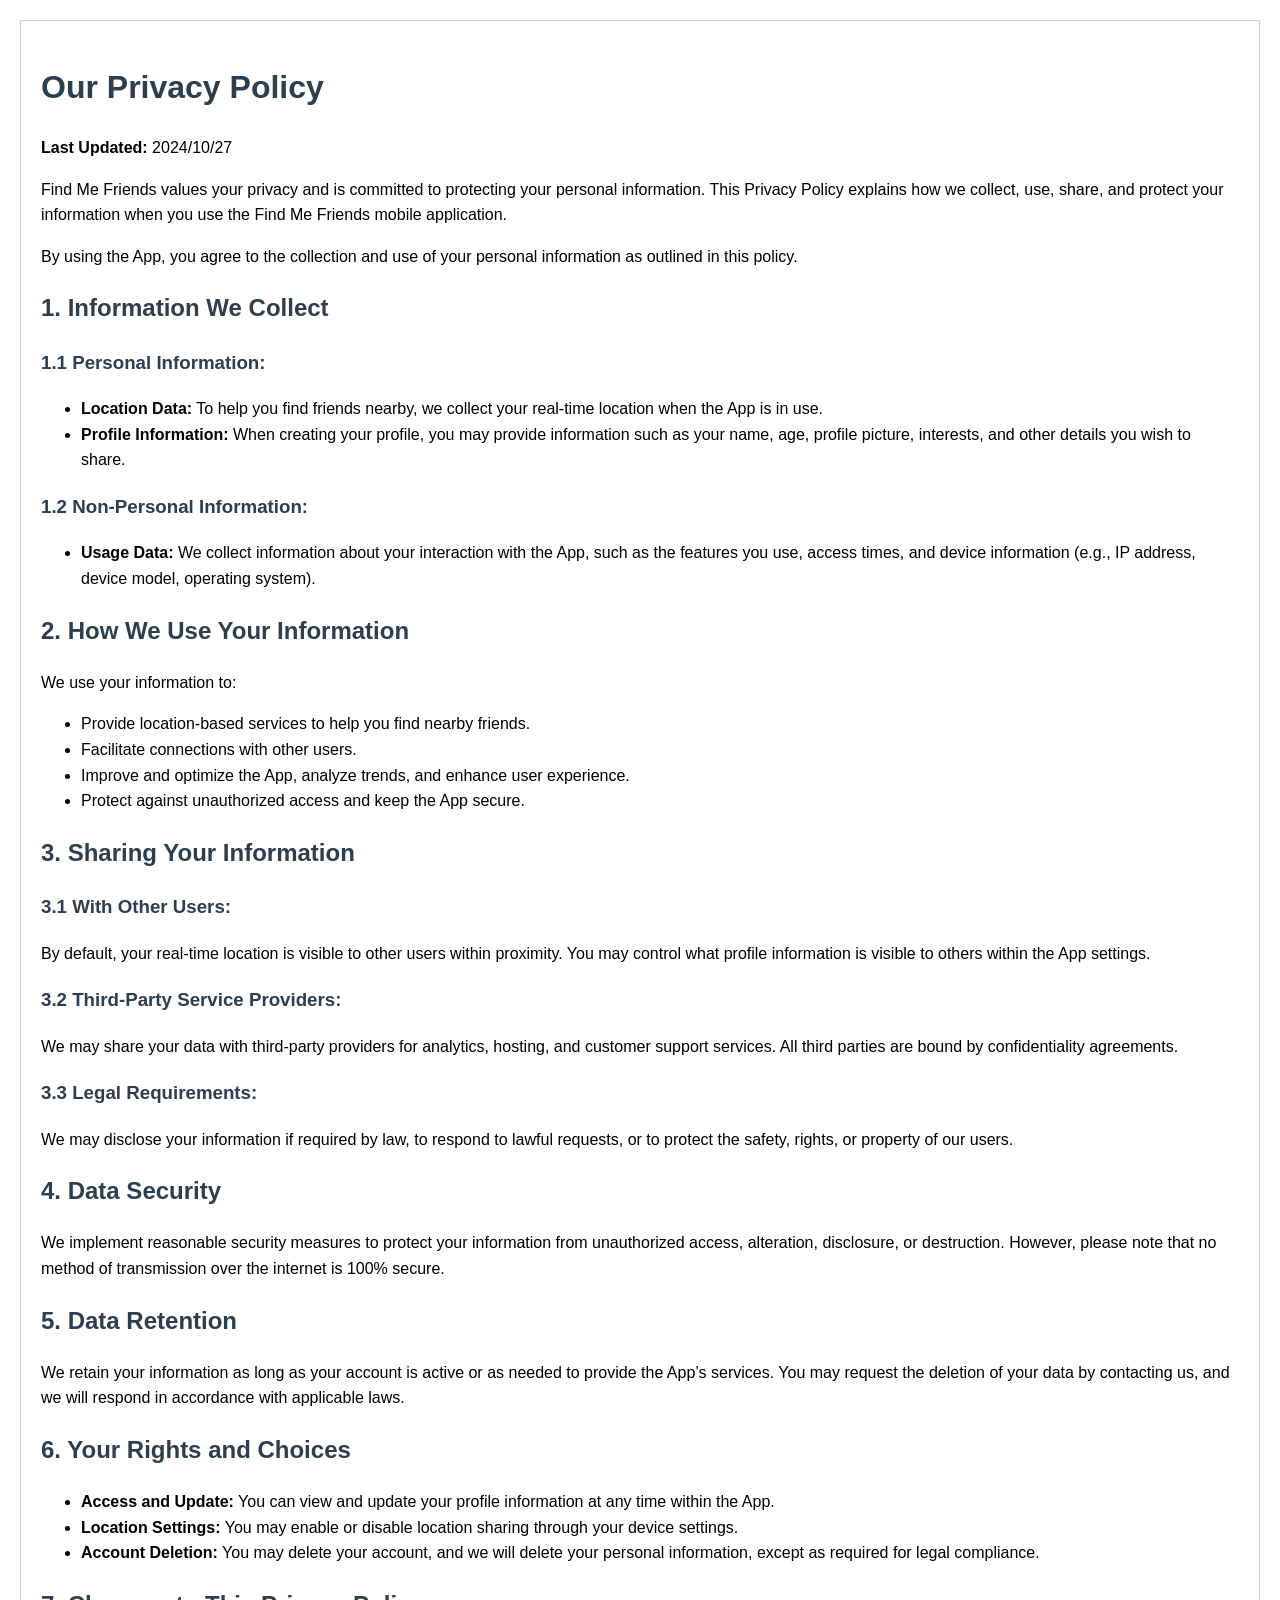
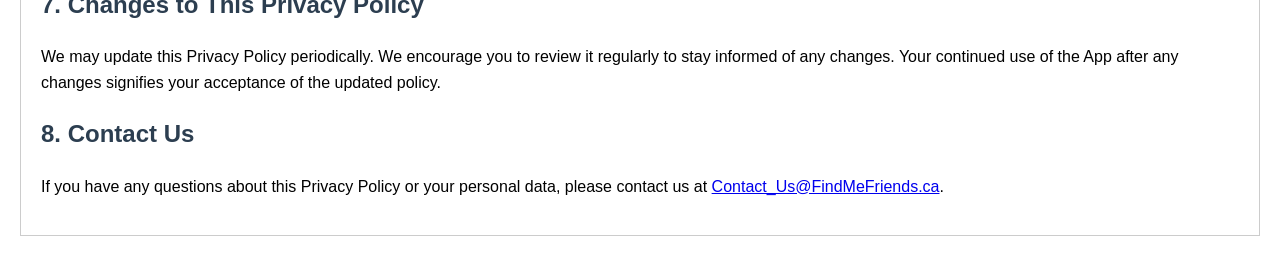
<file: FindMeFriends/FindMeFriends_code/Download/Privacy_Policy.html>
<!DOCTYPE html>
<html lang="en">
<head>
    <meta charset="UTF-8">
    <meta name="viewport" content="width=device-width, initial-scale=1.0">
    <title>Find Me Friends/Privacy Policy</title>
    <style>
        body {
            font-family: Arial, sans-serif;
            line-height: 1.6;
            margin: 20px;
            padding: 20px;
            border: 1px solid #ccc;
        }
        h1, h2, h3 {
            color: #2c3e50;
        }
    </style>
</head>
<body>

<h1>Our Privacy Policy</h1>
<p><strong>Last Updated:</strong> 2024/10/27</p>

<p>Find Me Friends values your privacy and is committed to protecting your personal information. This Privacy Policy explains how we collect, use, share, and protect your information when you use the Find Me Friends mobile application.</p>

<p>By using the App, you agree to the collection and use of your personal information as outlined in this policy.</p>

<h2>1. Information We Collect</h2>
<h3>1.1 Personal Information:</h3>
<ul>
    <li><strong>Location Data:</strong> To help you find friends nearby, we collect your real-time location when the App is in use.</li>
    <li><strong>Profile Information:</strong> When creating your profile, you may provide information such as your name, age, profile picture, interests, and other details you wish to share.</li>
</ul>

<h3>1.2 Non-Personal Information:</h3>
<ul>
    <li><strong>Usage Data:</strong> We collect information about your interaction with the App, such as the features you use, access times, and device information (e.g., IP address, device model, operating system).</li>
</ul>

<h2>2. How We Use Your Information</h2>
<p>We use your information to:</p>
<ul>
    <li>Provide location-based services to help you find nearby friends.</li>
    <li>Facilitate connections with other users.</li>
    <li>Improve and optimize the App, analyze trends, and enhance user experience.</li>
    <li>Protect against unauthorized access and keep the App secure.</li>
</ul>

<h2>3. Sharing Your Information</h2>
<h3>3.1 With Other Users:</h3>
<p>By default, your real-time location is visible to other users within proximity. You may control what profile information is visible to others within the App settings.</p>

<h3>3.2 Third-Party Service Providers:</h3>
<p>We may share your data with third-party providers for analytics, hosting, and customer support services. All third parties are bound by confidentiality agreements.</p>

<h3>3.3 Legal Requirements:</h3>
<p>We may disclose your information if required by law, to respond to lawful requests, or to protect the safety, rights, or property of our users.</p>

<h2>4. Data Security</h2>
<p>We implement reasonable security measures to protect your information from unauthorized access, alteration, disclosure, or destruction. However, please note that no method of transmission over the internet is 100% secure.</p>

<h2>5. Data Retention</h2>
<p>We retain your information as long as your account is active or as needed to provide the App’s services. You may request the deletion of your data by contacting us, and we will respond in accordance with applicable laws.</p>

<h2>6. Your Rights and Choices</h2>
<ul>
    <li><strong>Access and Update:</strong> You can view and update your profile information at any time within the App.</li>
    <li><strong>Location Settings:</strong> You may enable or disable location sharing through your device settings.</li>
    <li><strong>Account Deletion:</strong> You may delete your account, and we will delete your personal information, except as required for legal compliance.</li>
</ul>

<h2>7. Changes to This Privacy Policy</h2>
<p>We may update this Privacy Policy periodically. We encourage you to review it regularly to stay informed of any changes. Your continued use of the App after any changes signifies your acceptance of the updated policy.</p>

<h2>8. Contact Us</h2>
<p>If you have any questions about this Privacy Policy or your personal data, please contact us at <a href="mailto:Contact_Us@FindMeFriends.ca">Contact_Us@FindMeFriends.ca</a>.</p>

</body>
</html>
</file>
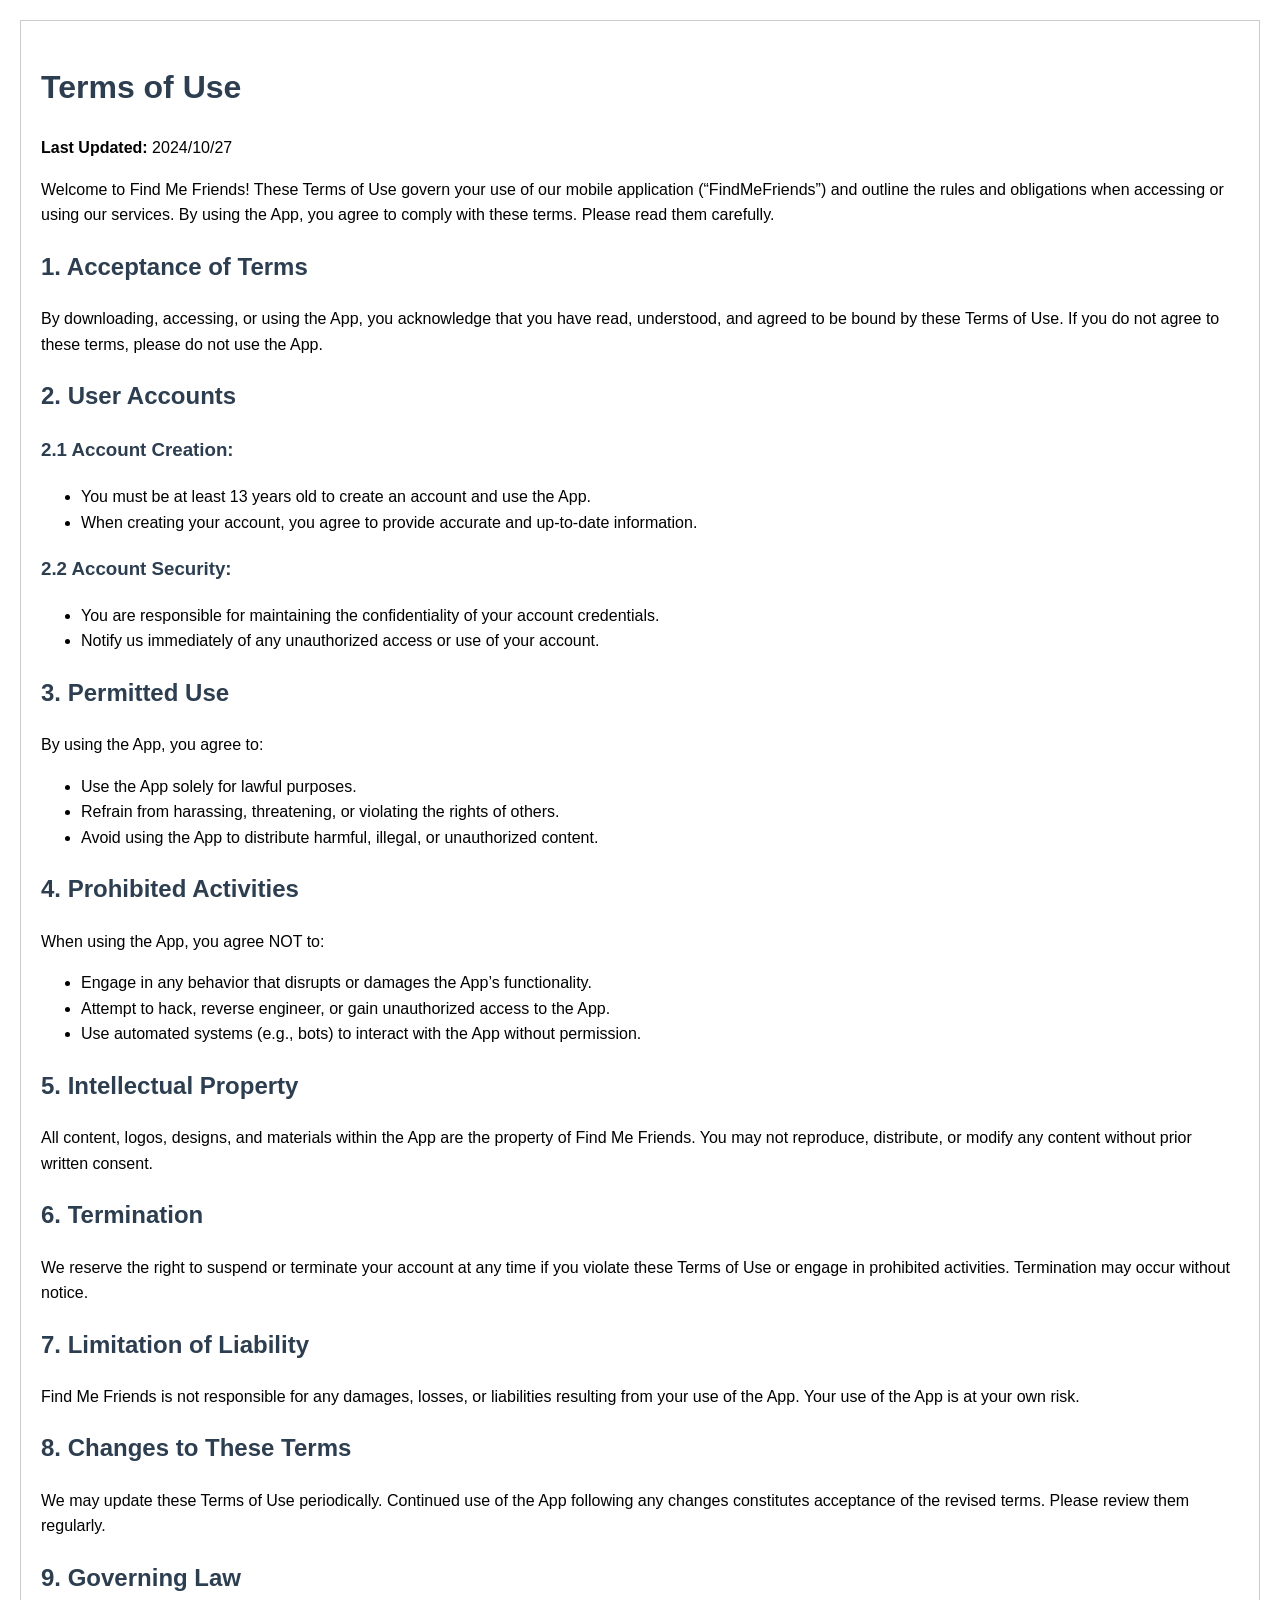
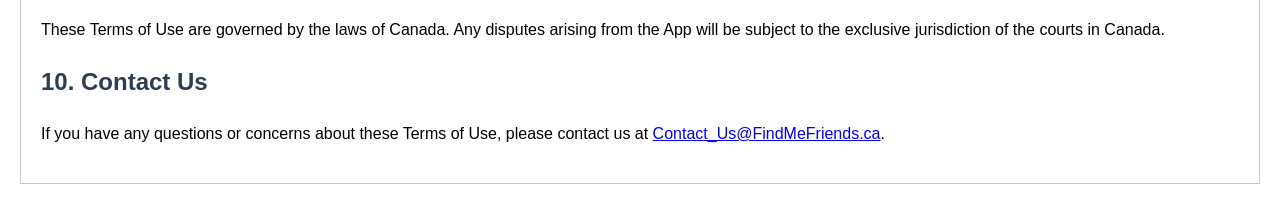
<file: FindMeFriends/FindMeFriends_code/Download/Terms_of_use.html>
<!DOCTYPE html>
<html lang="en">
<head>
    <meta charset="UTF-8">
    <meta name="viewport" content="width=device-width, initial-scale=1.0">
    <title>Find Me Friends/Terms of Use</title>
    <style>
        body {
            font-family: Arial, sans-serif;
            line-height: 1.6;
            margin: 20px;
            padding: 20px;
            border: 1px solid #ccc;
        }
        h1, h2, h3 {
            color: #2c3e50;
        }
    </style>
</head>
<body>

<h1>Terms of Use</h1>
<p><strong>Last Updated:</strong> 2024/10/27</p>

<p>Welcome to Find Me Friends! These Terms of Use govern your use of our mobile application (“FindMeFriends”) and outline the rules and obligations when accessing or using our services. By using the App, you agree to comply with these terms. Please read them carefully.</p>

<h2>1. Acceptance of Terms</h2>
<p>By downloading, accessing, or using the App, you acknowledge that you have read, understood, and agreed to be bound by these Terms of Use. If you do not agree to these terms, please do not use the App.</p>

<h2>2. User Accounts</h2>
<h3>2.1 Account Creation:</h3>
<ul>
    <li>You must be at least 13 years old to create an account and use the App.</li>
    <li>When creating your account, you agree to provide accurate and up-to-date information.</li>
</ul>

<h3>2.2 Account Security:</h3>
<ul>
    <li>You are responsible for maintaining the confidentiality of your account credentials.</li>
    <li>Notify us immediately of any unauthorized access or use of your account.</li>
</ul>

<h2>3. Permitted Use</h2>
<p>By using the App, you agree to:</p>
<ul>
    <li>Use the App solely for lawful purposes.</li>
    <li>Refrain from harassing, threatening, or violating the rights of others.</li>
    <li>Avoid using the App to distribute harmful, illegal, or unauthorized content.</li>
</ul>

<h2>4. Prohibited Activities</h2>
<p>When using the App, you agree NOT to:</p>
<ul>
    <li>Engage in any behavior that disrupts or damages the App’s functionality.</li>
    <li>Attempt to hack, reverse engineer, or gain unauthorized access to the App.</li>
    <li>Use automated systems (e.g., bots) to interact with the App without permission.</li>
</ul>

<h2>5. Intellectual Property</h2>
<p>All content, logos, designs, and materials within the App are the property of Find Me Friends. You may not reproduce, distribute, or modify any content without prior written consent.</p>

<h2>6. Termination</h2>
<p>We reserve the right to suspend or terminate your account at any time if you violate these Terms of Use or engage in prohibited activities. Termination may occur without notice.</p>

<h2>7. Limitation of Liability</h2>
<p>Find Me Friends is not responsible for any damages, losses, or liabilities resulting from your use of the App. Your use of the App is at your own risk.</p>

<h2>8. Changes to These Terms</h2>
<p>We may update these Terms of Use periodically. Continued use of the App following any changes constitutes acceptance of the revised terms. Please review them regularly.</p>

<h2>9. Governing Law</h2>
<p>These Terms of Use are governed by the laws of Canada. Any disputes arising from the App will be subject to the exclusive jurisdiction of the courts in Canada.</p>

<h2>10. Contact Us</h2>
<p>If you have any questions or concerns about these Terms of Use, please contact us at <a href="mailto:Contact_Us@FindMeFriends.ca">Contact_Us@FindMeFriends.ca</a>.</p>

</body>
</html>
</file>
